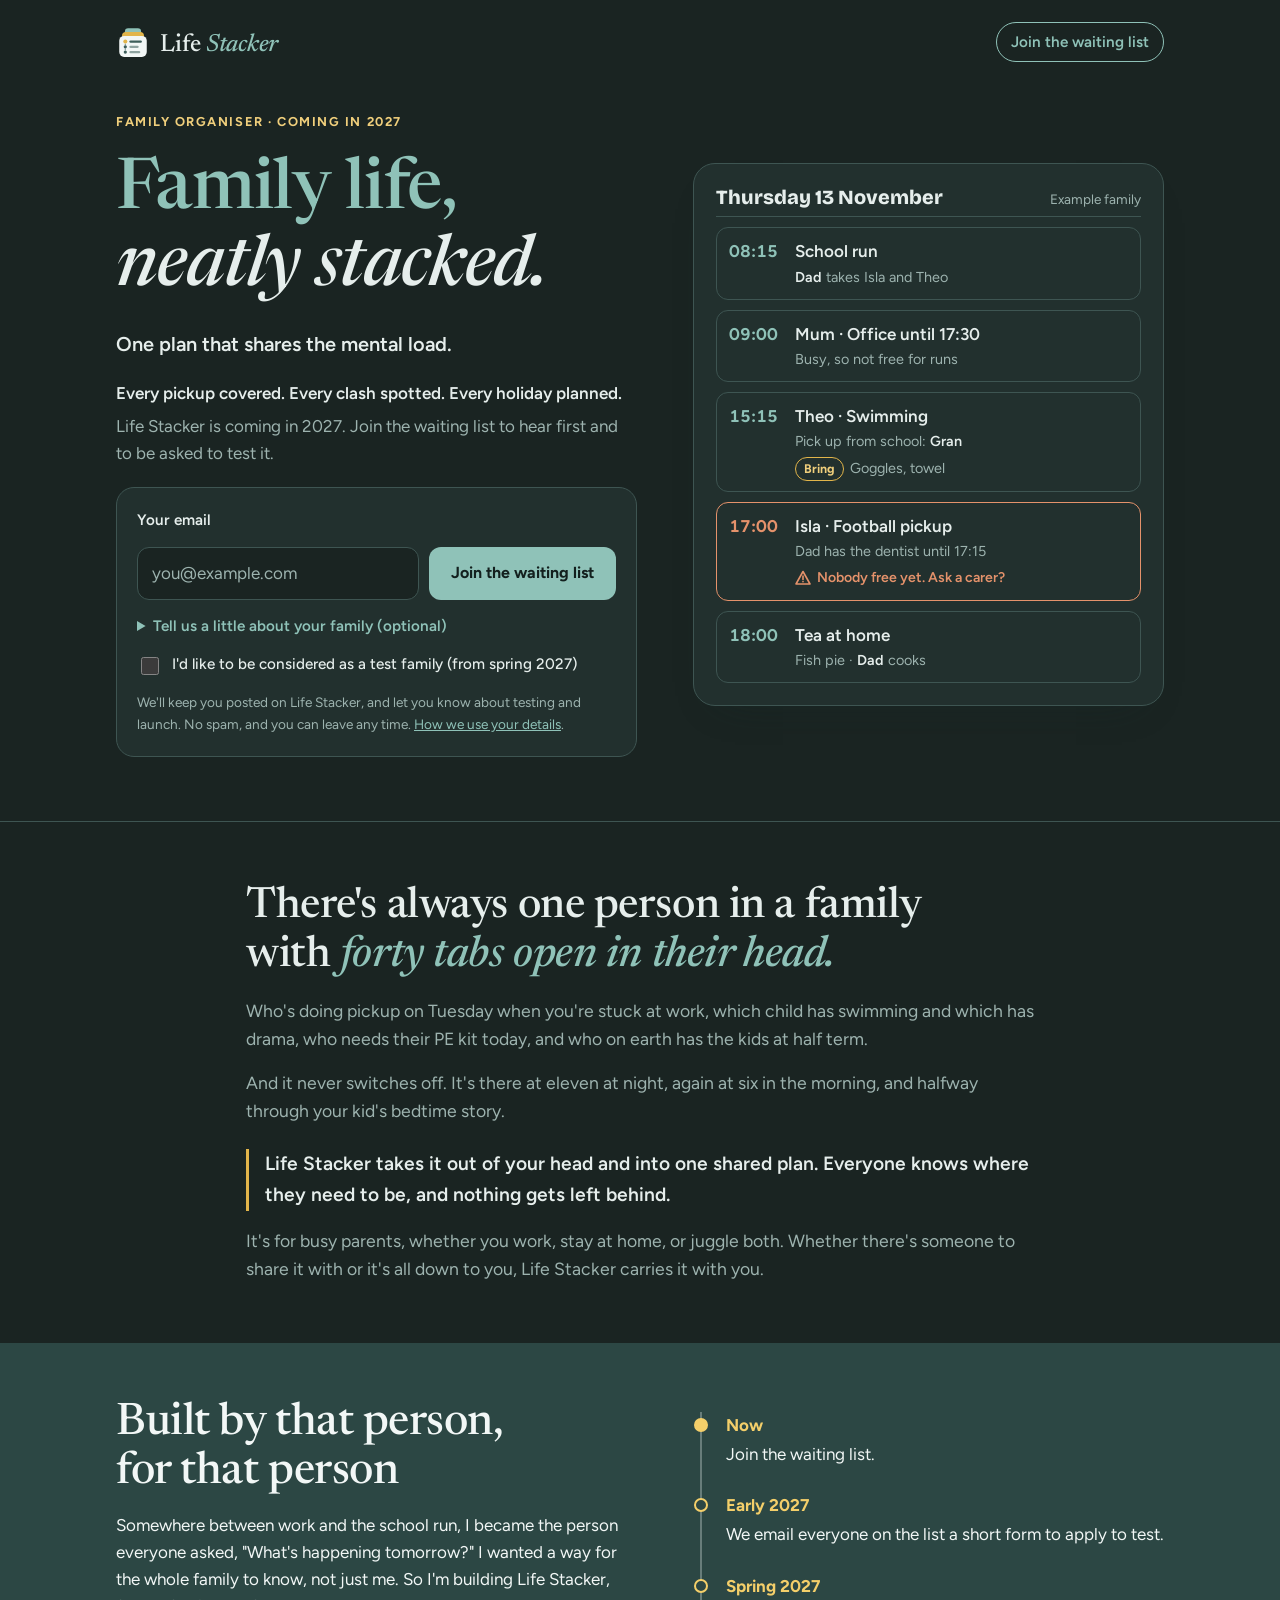
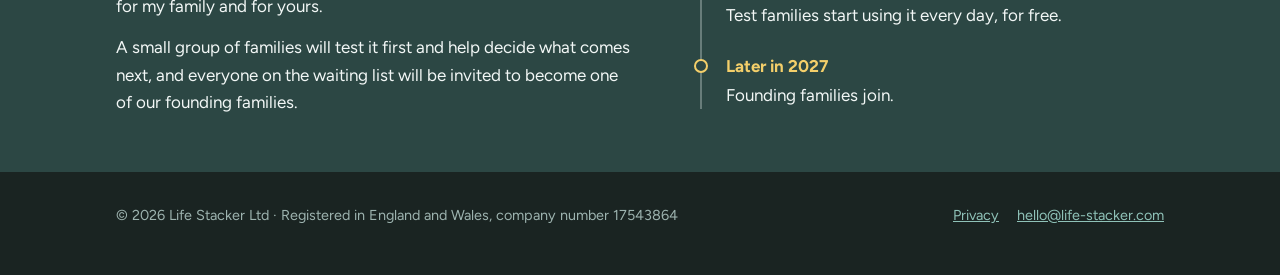
<file: index.html>
<!doctype html>
<html lang="en-GB" data-theme="dark">
<head>
<meta charset="utf-8">
<meta name="viewport" content="width=device-width, initial-scale=1, viewport-fit=cover">
<title>Life Stacker · Family life, neatly stacked.</title>
<meta name="description" content="Every pickup covered. Every clash spotted. Every holiday planned. One plan that shares the mental load. Join the Life Stacker waiting list.">
<meta property="og:title" content="Life Stacker · Family life, neatly stacked.">
<meta property="og:description" content="Every pickup covered. Every clash spotted. Every holiday planned. One plan that shares the mental load. Join the Life Stacker waiting list.">
<meta property="og:type" content="website">
<meta property="og:url" content="https://life-stacker.com/">
<meta name="theme-color" content="#1a2422">
<link rel="icon" href="favicon.ico" sizes="48x48">
<link rel="icon" href="favicon.svg" type="image/svg+xml">
<link rel="apple-touch-icon" href="apple-touch-icon.png">
<link rel="preload" href="fonts/newsreader.woff2" as="font" type="font/woff2" crossorigin>
<link rel="stylesheet" href="styles.css?v=14">
</head>
<body>
<header>
  <div class="wrap">
    <a class="brand" href="./" aria-label="Life Stacker home">
      <svg width="34" height="34" viewBox="8 6 84 84" aria-hidden="true"><rect x="30" y="14" width="40" height="30" rx="8" fill="var(--teal)"/><rect x="23" y="23" width="54" height="30" rx="9" fill="var(--mustard)"/><rect x="16" y="33" width="68" height="52" rx="12" fill="var(--on-teal-card,#f2f7f6)"/><path d="M31 47V73" stroke="#3d5e5a" stroke-width="3" stroke-dasharray="2 4" stroke-linecap="round" opacity=".6"/><circle cx="31" cy="47" r="5" fill="var(--mustard)"/><circle cx="31" cy="60" r="4" fill="#3d5e5a"/><circle cx="31" cy="73" r="4" fill="#3d5e5a"/><rect x="41" y="44" width="31" height="6" rx="3" fill="#3d5e5a"/><rect x="41" y="57" width="23" height="6" rx="3" fill="#3d5e5a" opacity=".55"/><rect x="41" y="70" width="27" height="6" rx="3" fill="#3d5e5a" opacity=".55"/></svg>
      <span>Life <em>Stacker</em></span>
    </a>
    <a class="navlink" href="./#join">Join<span class="long"> the waiting list</span></a>
  </div>
</header>

<main id="page-main">
<section class="hero" id="top">
  <div class="wrap">
    <div class="hero-text">
      <span class="eyebrow">Family organiser · coming in 2027</span>
      <h1 class="hA">Family life, <em>neatly stacked.</em></h1>
      <p class="lede">One plan that shares the mental load.</p>
      <p class="sub"><b class="punch">Every pickup covered. Every clash spotted. Every holiday planned.</b> Life Stacker is coming in 2027. Join the waiting list to hear first and to be asked to test it.</p>

      <form id="join" novalidate>
        <div class="hp" aria-hidden="true"><label for="website">Leave this empty</label><input id="website" name="website" type="text" tabindex="-1" autocomplete="off"></div>
        <label for="email">Your email</label>
        <div class="row">
          <input id="email" type="email" autocomplete="email" placeholder="you@example.com" required>
          <button type="submit" id="joinbtn">Join the waiting list</button>
        </div>
        <details>
          <summary>Tell us a little about your family (optional)</summary>
          <div class="optional">
            <div>
              <span class="label">How many children?</span>
              <div class="chips" role="radiogroup" aria-label="How many children">
                <input type="radio" name="kids" id="k1" value="1"><label for="k1">1</label>
                <input type="radio" name="kids" id="k2" value="2"><label for="k2">2</label>
                <input type="radio" name="kids" id="k3" value="3"><label for="k3">3</label>
                <input type="radio" name="kids" id="k4" value="4+"><label for="k4">4 or more</label>
              </div>
            </div>
            <div class="row" style="flex-direction:column;gap:6px">
              <label for="area">Town or area</label>
              <input id="area" type="text" placeholder="e.g. Guildford, or Leeds" autocomplete="address-level2">
            </div>
          </div>
        </details>
        <label class="check"><input type="checkbox" id="tester"> I'd like to be considered as a test family (from spring 2027)</label>
        <p class="small">We'll keep you posted on Life Stacker, and let you know about testing and launch. No spam, and you can leave any time. <a href="privacy">How we use your details</a>.</p>
        <p class="small" id="failed" role="alert" hidden style="color:var(--flag);font-weight:600">That didn't save. Please check your connection and try again, or email hello@life-stacker.com.</p>
        <p class="small" id="err" role="alert" hidden style="color:var(--flag);font-weight:600">Please check your email address. It needs an @ and a full stop, like name@example.com.</p>
      </form>
      <div class="thanks" id="thanks" hidden>
        <h3>You're on the list</h3>
        <p>Thank you for joining. We'll keep you posted on Life Stacker, including the next steps for testing and launch.</p>
        <div id="thanks-tester" class="thanks-tester" hidden><h4>Test families</h4><p>Thanks for your interest in testing. We'll send you a short form in early 2027. We can't pick everyone, but every family on the list will be invited to become one of our founding families.</p></div>
      </div>
    </div>

    <div class="day" aria-label="Example: a day in Life Stacker">
      <div class="day-head"><h3>Thursday 13 Nov<span class="long">ember</span></h3><span>Example family</span></div>
      <div class="item"><span class="time">08:15</span><div><div class="what">School run</div><div class="who"><b>Dad</b> takes Isla and Theo</div></div></div>
      <div class="item"><span class="time">09:00</span><div><div class="what">Mum · Office until 17:30</div><div class="who">Busy, so not free for runs</div></div></div>
      <div class="item"><span class="time">15:15</span><div><div class="what">Theo · Swimming</div><div class="who">Pick up from school: <b>Gran</b></div><div class="who" style="margin-top:4px"><span class="bring">Bring</span>Goggles, towel</div></div></div>
      <div class="item flag"><span class="time">17:00</span><div><div class="what">Isla · Football pickup</div><div class="who">Dad has the dentist until 17:15</div><div class="note"><svg width="16" height="16" viewBox="0 0 16 16" aria-hidden="true" style="flex:none;margin-top:3px"><path d="M8 1.5 15 14H1z" fill="none" stroke="currentColor" stroke-width="1.6" stroke-linejoin="round"/><path d="M8 6v3.5M8 11.6v.1" stroke="currentColor" stroke-width="1.6" stroke-linecap="round"/></svg>Nobody free yet. Ask a carer?</div></div></div>
      <div class="item"><span class="time">18:00</span><div><div class="what">Tea at home</div><div class="who">Fish pie · <b>Dad</b> cooks</div></div></div>
    </div>
  </div>
</section>

<section class="problem" aria-label="The mental load">
  <div class="wrap">
    <p class="big">There's always one person in a family with <em>forty tabs open in their head.</em></p>
    <p>Who's doing pickup on Tuesday when you're stuck at work, which child has swimming and which has drama, who needs their PE kit today, and who on earth has the kids at half term.</p>
    <p>And it never switches off. It's there at eleven at night, again at six in the morning, and halfway through your kid's bedtime story.</p>
    <p class="turn">Life Stacker takes it out of your head and into one shared plan. Everyone knows where they need to be, and nothing gets left behind.</p>
    <p>It's for busy parents, whether you work, stay at home, or juggle both. Whether there's someone to share it with or it's all down to you, Life Stacker carries it with you.</p>
  </div>
</section>

<section class="founding" aria-label="Founding families">
  <div class="wrap">
    <div class="col">
      <h2>Built by that person, for that person</h2>
      <p>Somewhere between work and the school run, I became the person everyone asked, "What's happening tomorrow?" I wanted a way for the whole family to know, not just me. So I'm building Life Stacker, for my family and for yours.</p>
      <p>A small group of families will test it first and help decide what comes next, and everyone on the waiting list will be invited to become one of our founding families.</p>
    </div>
    <ol class="steps">
      <li class="now"><b>Now</b><span>Join the waiting list.</span></li>
      <li><b>Early 2027</b><span>We email everyone on the list a short form to apply to test.</span></li>
      <li><b>Spring 2027</b><span>Test families start using it every day, for free.</span></li>
      <li><b>Later in 2027</b><span>Founding families join.</span></li>
    </ol>
  </div>
</section>

</main>

<footer>
  <div class="wrap">
    <p>© 2026 Life Stacker Ltd · Registered in England and Wales, company number 17543864</p>
    <nav aria-label="Footer">
      <a href="privacy">Privacy</a>
      <a href="mailto:hello@life-stacker.com">hello@life-stacker.com</a>
    </nav>
  </div>
</footer>
<script src="config.js?v=3"></script>
<script src="join.js?v=3"></script>
</body>
</html>
</file>
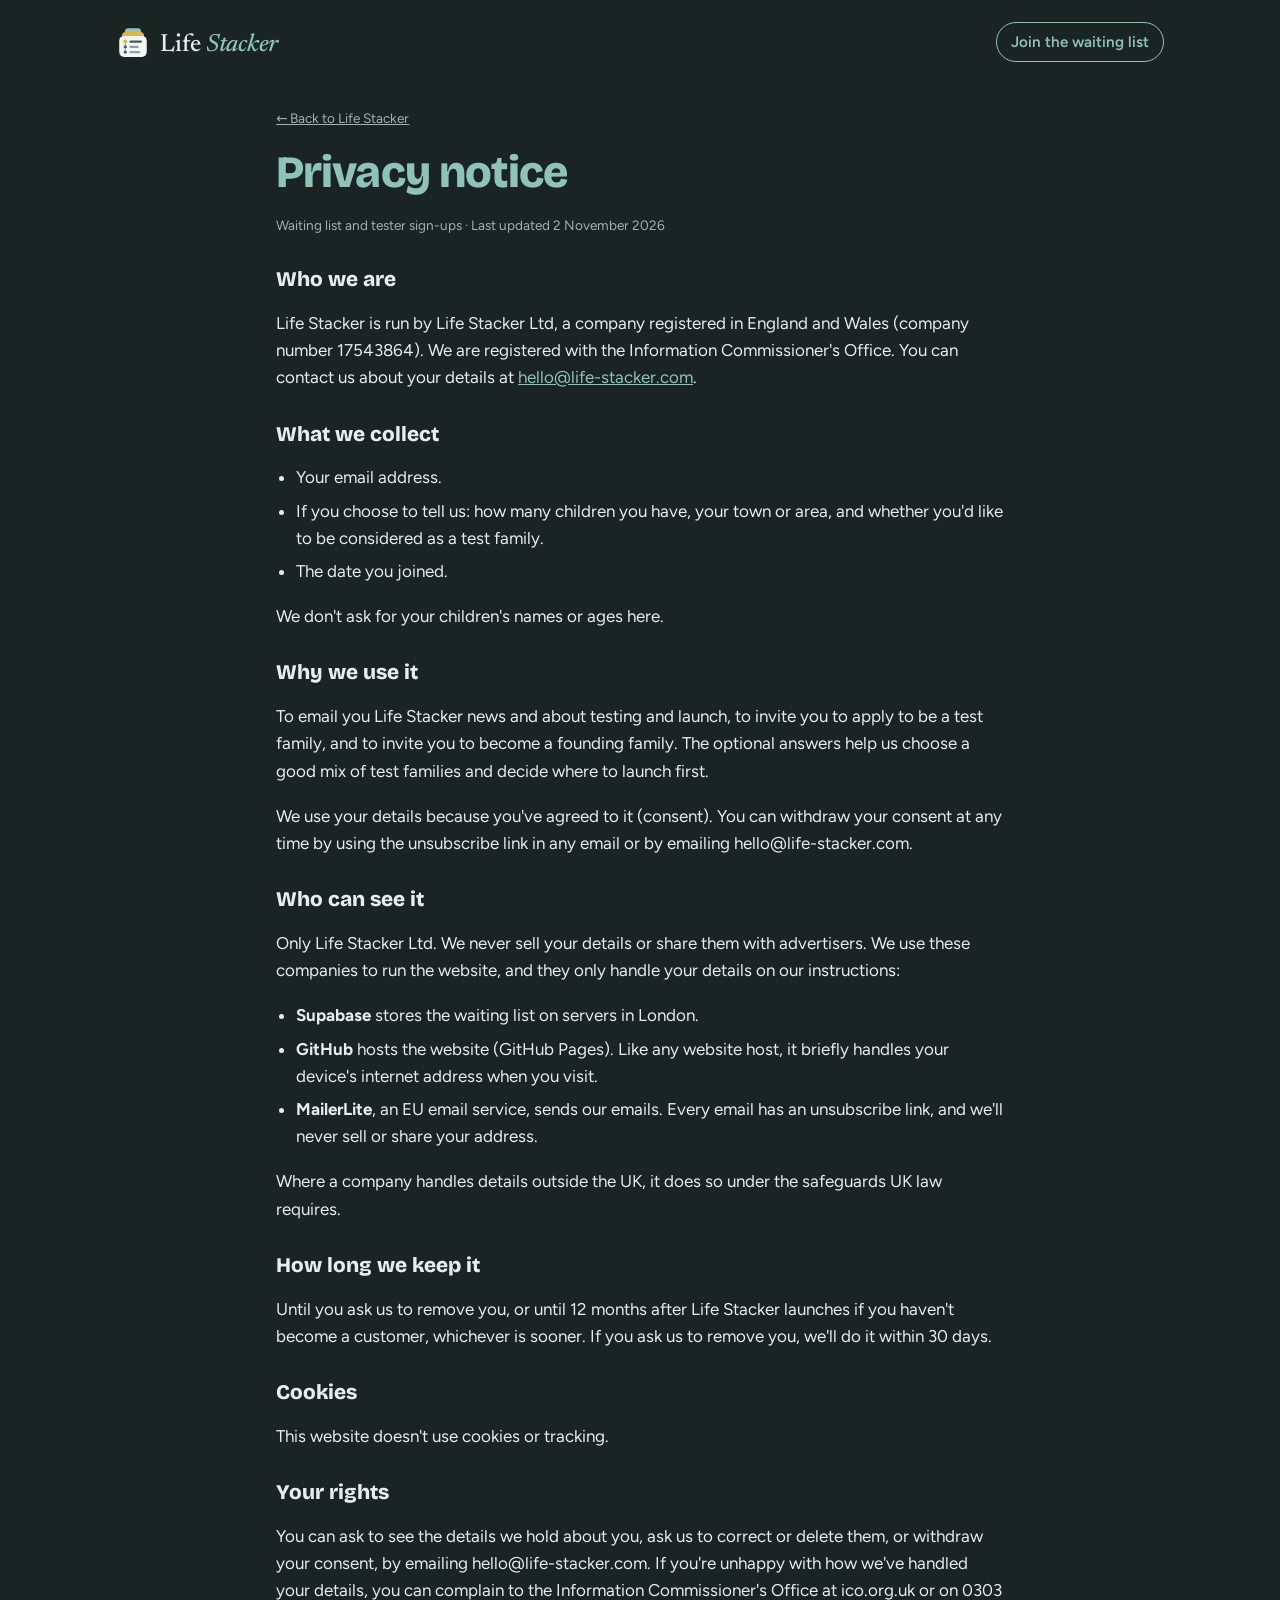
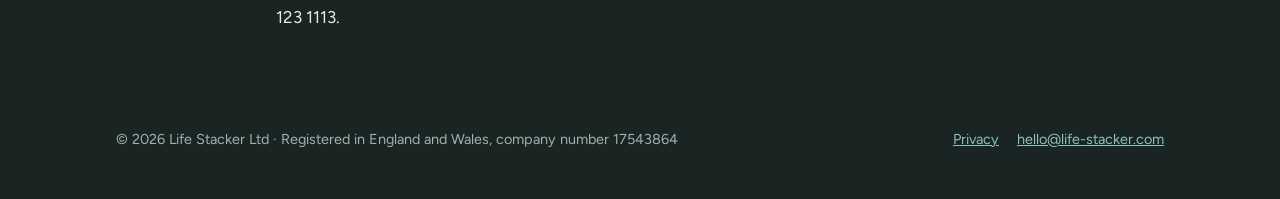
<file: privacy.html>
<!doctype html>
<html lang="en-GB" data-theme="dark">
<head>
<meta charset="utf-8">
<meta name="viewport" content="width=device-width, initial-scale=1, viewport-fit=cover">
<title>Privacy notice · Life Stacker</title>
<meta name="description" content="How Life Stacker Ltd uses the details you give when you join the waiting list.">
<meta property="og:title" content="Privacy notice · Life Stacker">
<meta property="og:description" content="How Life Stacker Ltd uses the details you give when you join the waiting list.">
<meta property="og:type" content="website">
<meta property="og:url" content="https://life-stacker.com/">
<meta name="theme-color" content="#1a2422">
<link rel="icon" href="favicon.ico" sizes="48x48">
<link rel="icon" href="favicon.svg" type="image/svg+xml">
<link rel="apple-touch-icon" href="apple-touch-icon.png">
<link rel="preload" href="fonts/newsreader.woff2" as="font" type="font/woff2" crossorigin>
<link rel="stylesheet" href="styles.css?v=8">
</head>
<body>
<header>
  <div class="wrap">
    <a class="brand" href="./" aria-label="Life Stacker home">
      <svg width="34" height="34" viewBox="8 6 84 84" aria-hidden="true"><rect x="30" y="14" width="40" height="30" rx="8" fill="var(--teal)"/><rect x="23" y="23" width="54" height="30" rx="9" fill="var(--mustard)"/><rect x="16" y="33" width="68" height="52" rx="12" fill="var(--on-teal-card,#f2f7f6)"/><path d="M31 47V73" stroke="#3d5e5a" stroke-width="3" stroke-dasharray="2 4" stroke-linecap="round" opacity=".6"/><circle cx="31" cy="47" r="5" fill="var(--mustard)"/><circle cx="31" cy="60" r="4" fill="#3d5e5a"/><circle cx="31" cy="73" r="4" fill="#3d5e5a"/><rect x="41" y="44" width="31" height="6" rx="3" fill="#3d5e5a"/><rect x="41" y="57" width="23" height="6" rx="3" fill="#3d5e5a" opacity=".55"/><rect x="41" y="70" width="27" height="6" rx="3" fill="#3d5e5a" opacity=".55"/></svg>
      <span>Life <em>Stacker</em></span>
    </a>
    <a class="navlink" href="./#join">Join the waiting list</a>
  </div>
</header>

<main class="privacy">
  <div class="wrap">
    <a href="./" class="small">← Back to Life Stacker</a>
    <h1>Privacy notice</h1>
    <p class="small">Waiting list and tester sign-ups · Last updated 2 November 2026</p>

    <h2>Who we are</h2>
    <p>Life Stacker is run by Life Stacker Ltd, a company registered in England and Wales (company number 17543864). We are registered with the Information Commissioner's Office. You can contact us about your details at <a href="mailto:hello@life-stacker.com">hello@life-stacker.com</a>.</p>

    <h2>What we collect</h2>
    <ul>
      <li>Your email address.</li>
      <li>If you choose to tell us: how many children you have, your town or area, and whether you'd like to be considered as a test family.</li>
      <li>The date you joined.</li>
    </ul>
    <p>We don't ask for your children's names or ages here.</p>

    <h2>Why we use it</h2>
    <p>To email you Life Stacker news and about testing and launch, to invite you to apply to be a test family, and to invite you to become a founding family. The optional answers help us choose a good mix of test families and decide where to launch first.</p>
    <p>We use your details because you've agreed to it (consent). You can withdraw your consent at any time by using the unsubscribe link in any email or by emailing hello@life-stacker.com.</p>

    <h2>Who can see it</h2>
    <p>Only Life Stacker Ltd. We never sell your details or share them with advertisers. We use these companies to run the website, and they only handle your details on our instructions:</p>
    <ul>
      <li><b>Supabase</b> stores the waiting list on servers in London.</li>
      <li><b>GitHub</b> hosts the website (GitHub Pages). Like any website host, it briefly handles your device's internet address when you visit.</li>
      <li><b>MailerLite</b>, an EU email service, sends our emails. Every email has an unsubscribe link, and we'll never sell or share your address.</li>
    </ul>
    <p>Where a company handles details outside the UK, it does so under the safeguards UK law requires.</p>

    <h2>How long we keep it</h2>
    <p>Until you ask us to remove you, or until 12 months after Life Stacker launches if you haven't become a customer, whichever is sooner. If you ask us to remove you, we'll do it within 30 days.</p>

    <h2>Cookies</h2>
    <p>This website doesn't use cookies or tracking.</p>

    <h2>Your rights</h2>
    <p>You can ask to see the details we hold about you, ask us to correct or delete them, or withdraw your consent, by emailing hello@life-stacker.com. If you're unhappy with how we've handled your details, you can complain to the Information Commissioner's Office at ico.org.uk or on 0303 123 1113.</p>
  </div>
</main>

<footer>
  <div class="wrap">
    <p>© 2026 Life Stacker Ltd · Registered in England and Wales, company number 17543864</p>
    <nav aria-label="Footer">
      <a href="privacy">Privacy</a>
      <a href="mailto:hello@life-stacker.com">hello@life-stacker.com</a>
    </nav>
  </div>
</footer>
</body>
</html>
</file>
<file: styles.css>
[hidden]{display:none!important}
@font-face{font-family:'Newsreader';font-style:normal;font-weight:500;font-display:swap;src:url(fonts/newsreader.woff2) format('woff2')}
@font-face{font-family:'Newsreader';font-style:italic;font-weight:500;font-display:swap;src:url(fonts/newsreader-italic.woff2) format('woff2')}
@font-face{font-family:'Figtree';font-style:normal;font-weight:400 800;font-display:swap;src:url(fonts/figtree.woff2) format('woff2')}
@font-face{font-family:'Bricolage Grotesque';font-style:normal;font-weight:800;font-display:swap;src:url(fonts/bricolage-grotesque.woff2) format('woff2')}

/* Layout: one calm column of text beside a stacked "Thursday" day card; below it three plain promises, a founding families band and a quiet footer. */
:root{
  --bg:#e4eceb; --paper:#f7faf9; --ink:#22302e; --muted:#566664; --line:#b9c9c6;
  --teal:#3d5e5a; --teal-2:#7fb0a6; --mustard:#d9a326; --mustard-ink:#6b4f0c; --flag:#9a4b2c;
  --on-teal:#f2f7f6;
  --band:#3d5e5a; --on-band:#f2f7f6; --band-accent:#f4cf6a;
  --display:"Bricolage Grotesque","Trebuchet MS",system-ui,sans-serif;
  --body:"Figtree","Segoe UI",system-ui,sans-serif;
}
@media (prefers-color-scheme: dark){:root:not([data-theme="light"]){
  --bg:#1a2422; --paper:#22302e; --ink:#e6eeec; --muted:#9db3af; --line:#3e5552;
  --teal:#8fc2b8; --teal-2:#5d8f86; --mustard:#e2b54a; --mustard-ink:#f0cf7c; --flag:#e5926b;
  --on-teal:#13201e; --band:#2c4744; color-scheme:dark}}
:root[data-theme="dark"]{
  --bg:#1a2422; --paper:#22302e; --ink:#e6eeec; --muted:#9db3af; --line:#3e5552;
  --teal:#8fc2b8; --teal-2:#5d8f86; --mustard:#e2b54a; --mustard-ink:#f0cf7c; --flag:#e5926b;
  --on-teal:#13201e; --band:#2c4744; color-scheme:dark}
*{box-sizing:border-box}
html{-webkit-text-size-adjust:100%}
body{background:var(--bg);color:var(--ink);font:400 1.0625rem/1.6 var(--body);margin:0}
.wrap{max-width:1080px;margin:0 auto;padding-left:max(16px,env(safe-area-inset-left,0px));padding-right:max(16px,env(safe-area-inset-right,0px))}
a{color:var(--teal)}
:focus-visible{outline:3px solid var(--mustard);outline-offset:2px}
h1,h2,h3{font-family:var(--display);text-wrap:balance;margin:0;line-height:1.1}

/* header */
header .wrap{display:flex;align-items:center;justify-content:space-between;gap:16px;padding-block:22px}
.brand{display:flex;align-items:center;gap:10px;font:500 1.55rem/1 "Newsreader",Georgia,serif;letter-spacing:-.01em;color:var(--ink);text-decoration:none}
.brand em{font-style:italic;color:var(--teal)}
.brand span{position:relative;top:.16em}
.brand svg{flex:none}
.navlink{white-space:nowrap;font-weight:600;font-size:.95rem;color:var(--teal);text-decoration:none;border:1.5px solid var(--teal);padding:7px 14px;border-radius:999px}

/* hero */
.hero .wrap{display:grid;grid-template-columns:1.05fr .95fr;gap:56px;align-items:center;padding-block:28px 64px}
.hero-text{min-width:0;display:flex;flex-direction:column;gap:20px}
.eyebrow{font-size:.8rem;font-weight:700;letter-spacing:.12em;text-transform:uppercase;color:var(--mustard-ink)}
h1{font-size:clamp(2.6rem,6vw,4.4rem);font-weight:800;letter-spacing:-.02em;color:var(--teal)}
h1 span{display:block;color:var(--ink)}
.lede{font-size:1.25rem;font-weight:600;margin:0}
.sub{margin:0;color:var(--muted);max-width:34em}

form{display:flex;flex-direction:column;gap:14px;background:var(--paper);border:1.5px solid var(--line);border-radius:18px;padding:20px}
.row{display:flex;gap:10px;flex-wrap:wrap}
label{font-weight:600;font-size:.95rem}
input[type=email],input[type=text]{font:inherit;color:var(--ink);background:var(--bg);border:1.5px solid var(--line);border-radius:12px;padding:12px 14px;min-width:0;flex:1 1 220px}
input::placeholder{color:var(--muted)}
button{font:700 1rem/1 var(--body);background:var(--teal);color:var(--on-teal);border:0;border-radius:12px;padding:14px 22px;cursor:pointer}
button:hover{filter:brightness(1.08)}
details summary{cursor:pointer;color:var(--teal);font-weight:600;font-size:.95rem}
.optional{display:flex;flex-direction:column;gap:12px;margin-top:12px}
.chips{display:flex;gap:8px;flex-wrap:wrap}
.chips input{position:absolute;opacity:0;pointer-events:none}
.chips label{font-weight:500;border:1.5px solid var(--line);border-radius:999px;padding:6px 14px;cursor:pointer}
.chips input:checked+label{border-color:var(--teal);color:var(--teal);font-weight:700;box-shadow:inset 0 0 0 1px var(--teal)}
.chips input:focus-visible+label{outline:3px solid var(--mustard);outline-offset:2px}
.check{display:flex;gap:10px;align-items:flex-start;font-weight:500}
.check input{margin-top:5px;accent-color:var(--teal);width:18px;height:18px;flex:none}
.small{font-size:.85rem;color:var(--muted);margin:0}
.thanks{background:var(--paper);border:1.5px solid var(--teal);border-radius:18px;padding:22px;display:flex;flex-direction:column;gap:6px}
.thanks h3{font-size:1.35rem;color:var(--teal)}
.thanks p{margin:0}

/* day card */
.day{min-width:0;background:var(--paper);border:1.5px solid var(--line);border-radius:22px;padding:22px;display:flex;flex-direction:column;gap:10px;box-shadow:0 18px 40px -28px rgba(20,40,38,.45)}
.day-head{display:flex;justify-content:space-between;align-items:baseline;gap:12px;padding-bottom:6px;border-bottom:1.5px solid var(--line)}
.day-head h3{font-size:1.25rem}
.day-head>span{color:var(--muted);font-size:.85rem}
.item{display:grid;grid-template-columns:3.4rem 1fr;gap:12px;align-items:start;padding:10px 12px;border:1.5px solid var(--line);border-radius:12px;animation:stack .5s cubic-bezier(.2,.8,.2,1) both}
.item:nth-child(2){animation-delay:.05s}.item:nth-child(3){animation-delay:.15s}.item:nth-child(4){animation-delay:.25s}.item:nth-child(5){animation-delay:.35s}.item:nth-child(6){animation-delay:.45s}
@keyframes stack{from{transform:translateY(-10px)}to{transform:none}}
@media (prefers-reduced-motion:reduce){.item{animation:none}}
.time{font-variant-numeric:tabular-nums;font-weight:700;color:var(--teal)}
.what{font-weight:600}
.who{font-size:.9rem;color:var(--muted)}
.who b{color:var(--ink);font-weight:600}
.item.flag{border-color:var(--flag)}
.item.flag .time{color:var(--flag)}
.note{font-size:.88rem;color:var(--flag);font-weight:600;display:flex;gap:6px;align-items:flex-start;margin-top:4px}
.bring{display:inline-block;font-size:.78rem;font-weight:700;color:var(--mustard-ink);border:1.5px solid var(--mustard);border-radius:999px;padding:1px 8px;margin-right:6px}

/* promises */
.promises{border-top:1.5px solid var(--line)}
.promises .wrap{display:grid;grid-template-columns:repeat(3,1fr);gap:40px;padding-block:56px}
.promise{display:flex;flex-direction:column;gap:10px;min-width:0}
.promise svg{color:var(--teal)}
.promise h2{font-size:1.45rem}
.promise p{margin:0;color:var(--muted)}

/* founding */
.founding{background:var(--band);color:var(--on-band)}
.founding .wrap{display:grid;grid-template-columns:1fr 1fr;gap:48px;padding-block:56px;align-items:start}
.founding h2{font-family:"Newsreader",Georgia,serif;font-weight:500;font-size:clamp(2rem,4vw,2.8rem);letter-spacing:-.01em}
.founding p{margin:0}
.founding .col{display:flex;flex-direction:column;gap:14px;min-width:0}
.steps{list-style:none;margin:6px 0 0 6px;padding:0 0 0 24px;display:flex;flex-direction:column;border-left:2px solid color-mix(in srgb,var(--on-band) 30%,transparent)}
.steps li{display:flex;flex-direction:column;gap:2px;padding:0 0 24px;position:relative}
.steps li:last-child{padding-bottom:0}
.steps li::before{content:"";position:absolute;left:-32px;top:6px;width:10px;height:10px;border-radius:50%;background:var(--band);border:2px solid var(--band-accent)}
.steps li.now::before{background:var(--band-accent)}
.steps b{font-family:var(--body);font-weight:700;color:var(--band-accent)}
.founding a{color:var(--on-band);font-weight:700}

/* footer */
footer .wrap{display:flex;justify-content:space-between;gap:24px;flex-wrap:wrap;padding-block:32px 48px;font-size:.9rem;color:var(--muted)}
footer p{margin:0}
footer nav{display:flex;gap:18px;flex-wrap:wrap}

/* privacy */
.privacy .wrap{max-width:760px;padding-block:24px 64px;display:flex;flex-direction:column;gap:18px}
.privacy h1{font-size:clamp(2rem,5vw,2.8rem)}
.privacy h2{font-size:1.3rem;margin-top:14px}
.privacy p,.privacy ul{margin:0}
.privacy ul{padding-left:1.2em;display:flex;flex-direction:column;gap:6px}
.todo{background:color-mix(in srgb,var(--mustard) 22%,transparent);border-bottom:2px solid var(--mustard);padding:0 4px;font-weight:600}

@media (max-width:820px){
  .hero .wrap,.founding .wrap{grid-template-columns:1fr;gap:36px}
  .promises .wrap{grid-template-columns:1fr;gap:28px}
}
.hA{font-family:"Newsreader",Georgia,serif;font-weight:500;letter-spacing:-.01em}.hA em{font-style:italic;color:var(--ink)}
.hp{position:absolute;left:-9999px;width:1px;height:1px;overflow:hidden}
.label{font-weight:600;font-size:.95rem}
button[disabled]{opacity:.6;cursor:wait}
.thanks-tester{border-top:1.5px solid var(--line);margin-top:10px;padding-top:12px;display:flex;flex-direction:column;gap:4px}
.thanks-tester h4{margin:0;font:700 1rem/1.3 var(--body);color:var(--teal)}

/* phones: shorter top, full-width button, compact day card, promise cards and a dotted timeline */
.promise h2{font-family:"Newsreader",Georgia,serif;font-weight:500;letter-spacing:-.01em;font-size:1.65rem}
@media (max-width:600px){
  body{font-size:1rem}
  .long{display:none}
  header .wrap{padding-block:14px}
  .brand{font-size:1.35rem;gap:8px}
  .brand svg{width:30px;height:30px}
  .navlink{font-size:.9rem;padding:6px 16px}
  .hero .wrap{padding-block:12px 40px;gap:28px}
  .hero-text{gap:14px}
  .eyebrow{font-size:.72rem}
  h1.hA{font-size:2.75rem;line-height:1.05}
  .lede{font-size:1.15rem;line-height:1.35}
  .sub{font-size:1rem}
  form{padding:16px;gap:12px;margin-top:4px}
  .row button{width:100%}
  .check{font-size:.95rem}
  .day{padding:16px;gap:8px;border-radius:20px}
  .day-head{padding-bottom:10px}
  .day-head>span{font-size:.8rem;white-space:nowrap}
  .day-head h3{font-family:"Newsreader",Georgia,serif;font-weight:500;font-size:1.5rem}
  .item{grid-template-columns:2.9rem 1fr;gap:10px;padding:9px 12px}
  .time{font-size:.95rem}
  .who{font-size:.86rem}
  .promises{border-top:0}
  .promises .wrap{gap:12px;padding-block:8px 40px}
  .promise{display:grid;grid-template-columns:30px 1fr;column-gap:14px;row-gap:4px;background:var(--paper);border:1.5px solid var(--line);border-radius:18px;padding:16px}
  .promise svg{width:30px;height:30px;grid-row:span 2}
  .promise h2{font-size:1.3rem;line-height:1.15}
  .promise p{font-size:.95rem;line-height:1.5}
  .founding .wrap{padding-block:40px;gap:28px}
  .founding h2{font-size:2.1rem}
  .steps{padding-left:22px}
  .steps li{gap:0;padding-bottom:18px}
  .steps li::before{left:-30px}
  .steps b{font-size:.9rem}
  footer .wrap{padding-block:24px 36px;font-size:.82rem;gap:12px}
}
/* founding: timeline sits to the right edge so the empty space goes between the columns */
@media (min-width:821px){.founding .wrap{grid-template-columns:minmax(0,520px) max-content;justify-content:space-between;gap:64px;align-items:center}}

/* story sections: the problem, six outcomes in one grid with a normal Tuesday, closing call to join */
.problem{border-top:1.5px solid var(--line)}
.problem .wrap{max-width:820px;padding-block:60px;display:flex;flex-direction:column;gap:16px}
.problem p{margin:0;color:var(--muted);font-size:1.1rem}
.problem .big{font:500 clamp(1.9rem,4.2vw,2.7rem)/1.15 "Newsreader",Georgia,serif;letter-spacing:-.01em;color:var(--ink);text-wrap:balance}
.problem .big em{color:var(--teal)}
.problem .turn{color:var(--ink);font-weight:600;font-size:1.2rem;margin-top:8px;padding-left:16px;border-left:3px solid var(--mustard)}
@media (max-width:600px){.problem{border-top:0}.problem .wrap{padding-block:8px 40px}.problem .turn{font-size:1.08rem}}
.promises .wrap{display:flex;flex-direction:column;gap:36px}
.promises .grid{display:grid;grid-template-columns:repeat(3,1fr);gap:40px 40px}
.section-h,.closing h2{font:500 clamp(2rem,4vw,2.8rem)/1.1 "Newsreader",Georgia,serif;letter-spacing:-.01em}
.section-h em,.closing h2 em{color:var(--teal)}
.tuesday{margin:0;max-width:780px;padding:4px 0 4px 20px;border-left:3px solid var(--mustard)}
.tuesday p{margin:0;font:italic 500 1.3rem/1.45 "Newsreader",Georgia,serif;color:var(--ink)}
.closing .wrap{padding-block:64px;display:flex;flex-direction:column;align-items:center;text-align:center;gap:14px}
.closing p{margin:0;color:var(--muted);font-size:1.1rem}
.cta{display:inline-block;margin-top:8px;font:700 1rem/1 var(--body);background:var(--teal);color:var(--on-teal);border-radius:12px;padding:15px 24px;text-decoration:none}
.cta:hover{filter:brightness(1.08)}
@media (max-width:820px){.promises .grid{grid-template-columns:1fr 1fr;gap:28px}}
@media (max-width:600px){
  .problem .wrap{padding-block:36px;gap:12px}
  .problem p{font-size:1rem}
  .promises{border-top:1.5px solid var(--line)}
  .promises .wrap{gap:20px;padding-block:36px 40px}
  .promises .grid{grid-template-columns:1fr;gap:12px}
  .tuesday p{font-size:1.15rem}
  .closing .wrap{padding-block:44px 36px}
  .closing h2{font-size:2.2rem}
  .cta{width:100%;padding:15px}
}
.sub .punch{display:block;color:var(--ink);font-weight:600;margin-bottom:6px}
</file>
